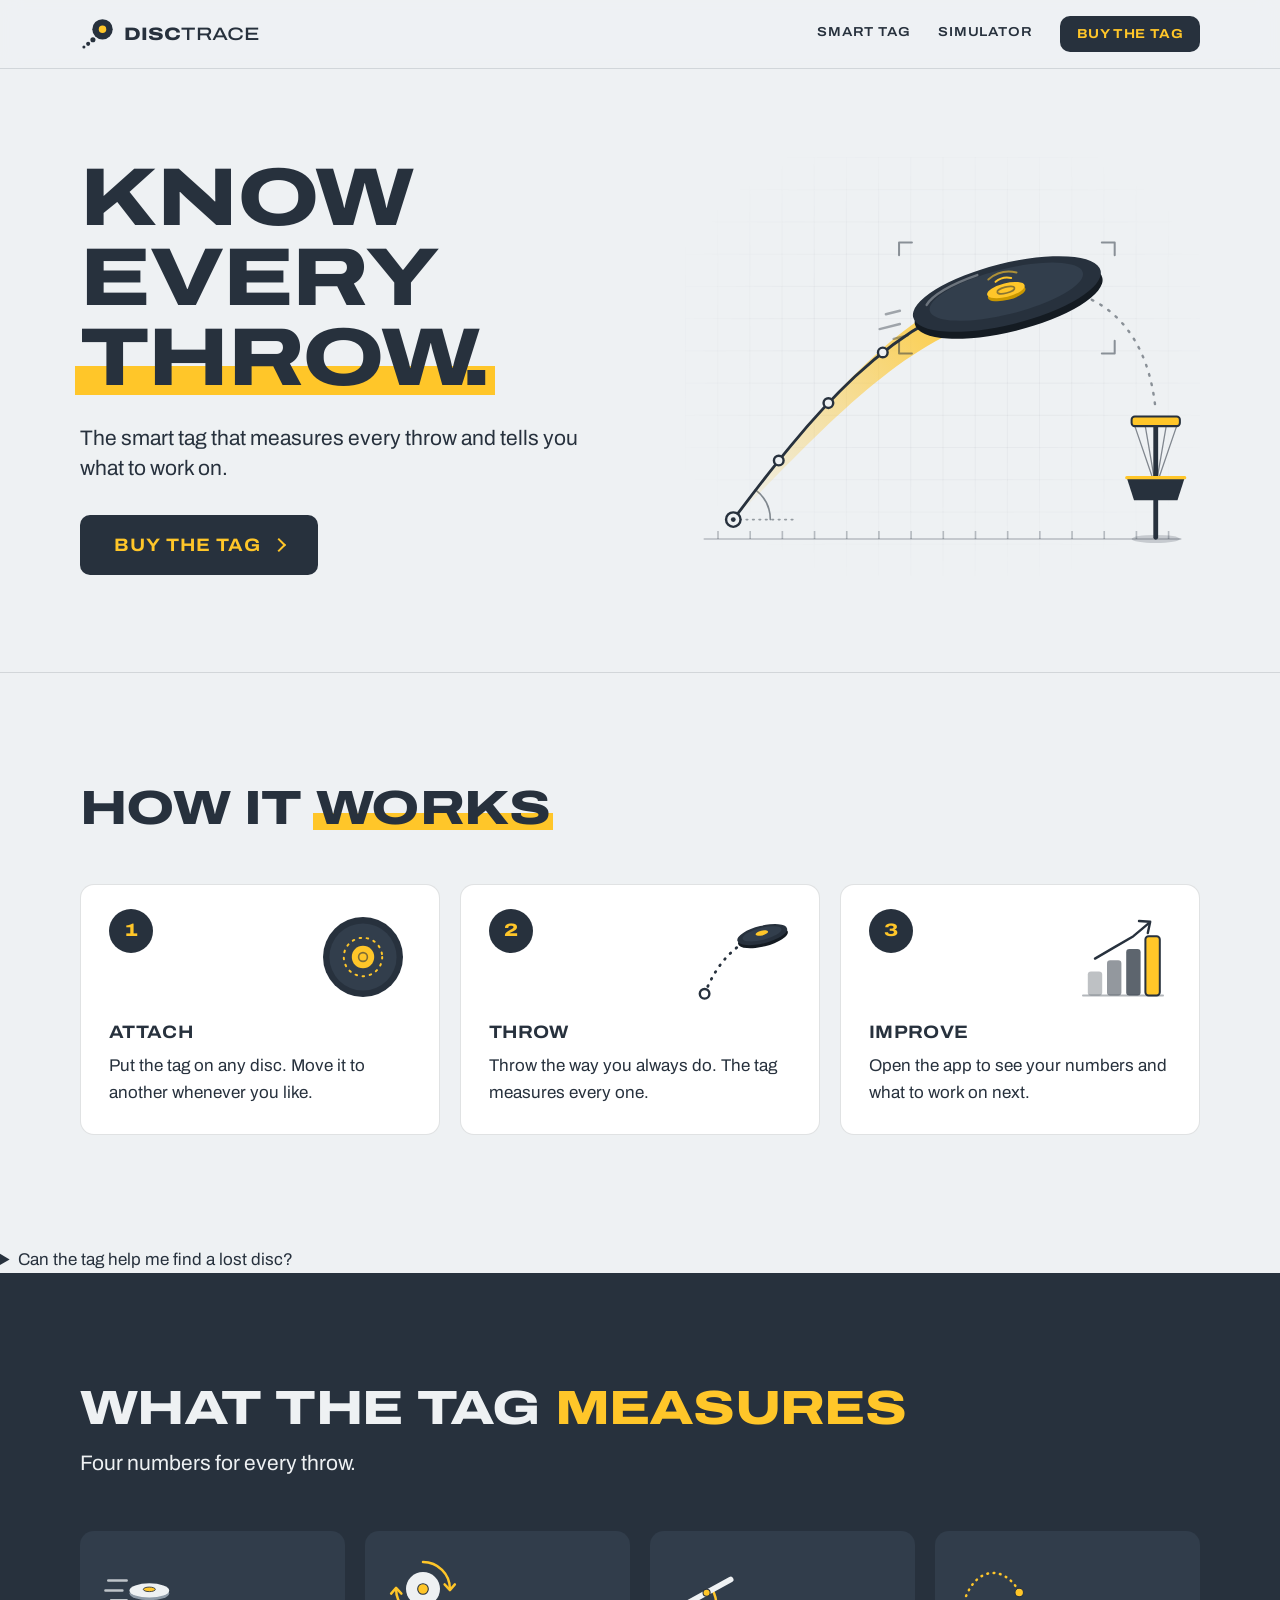
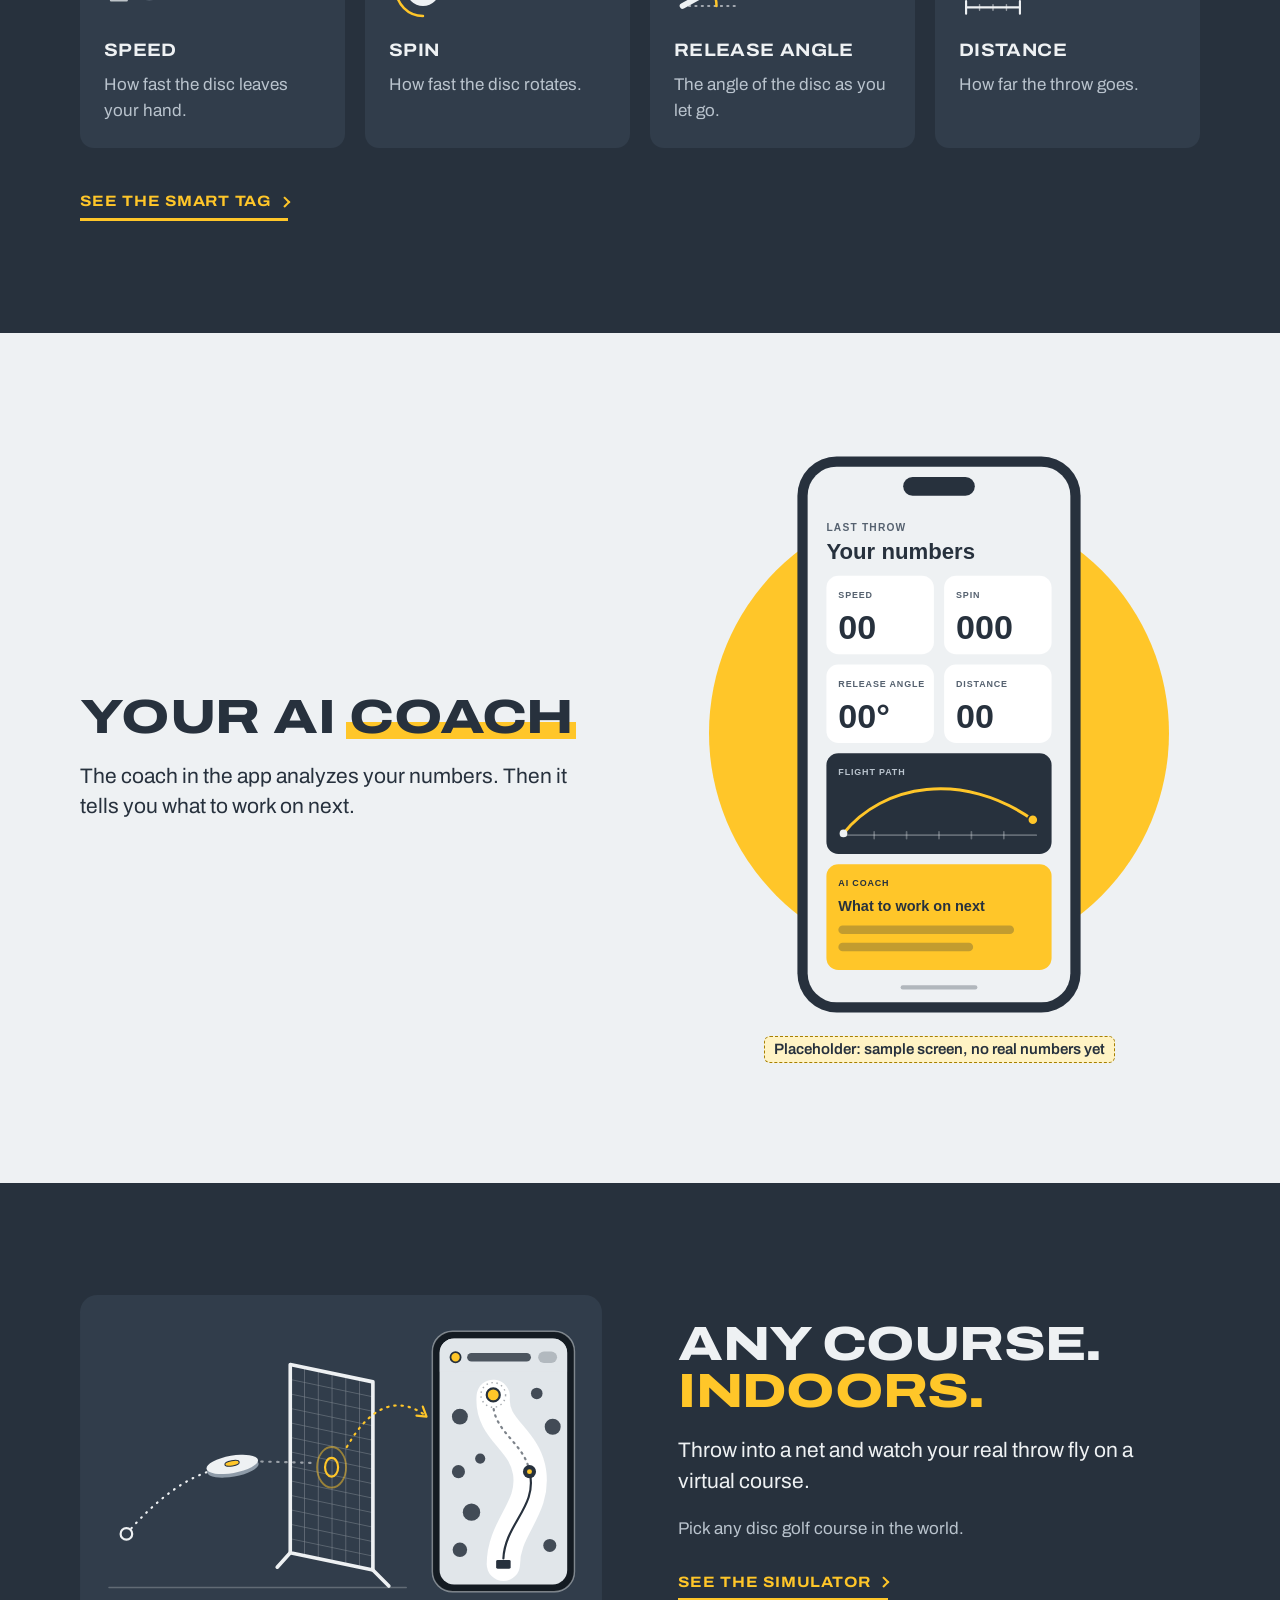
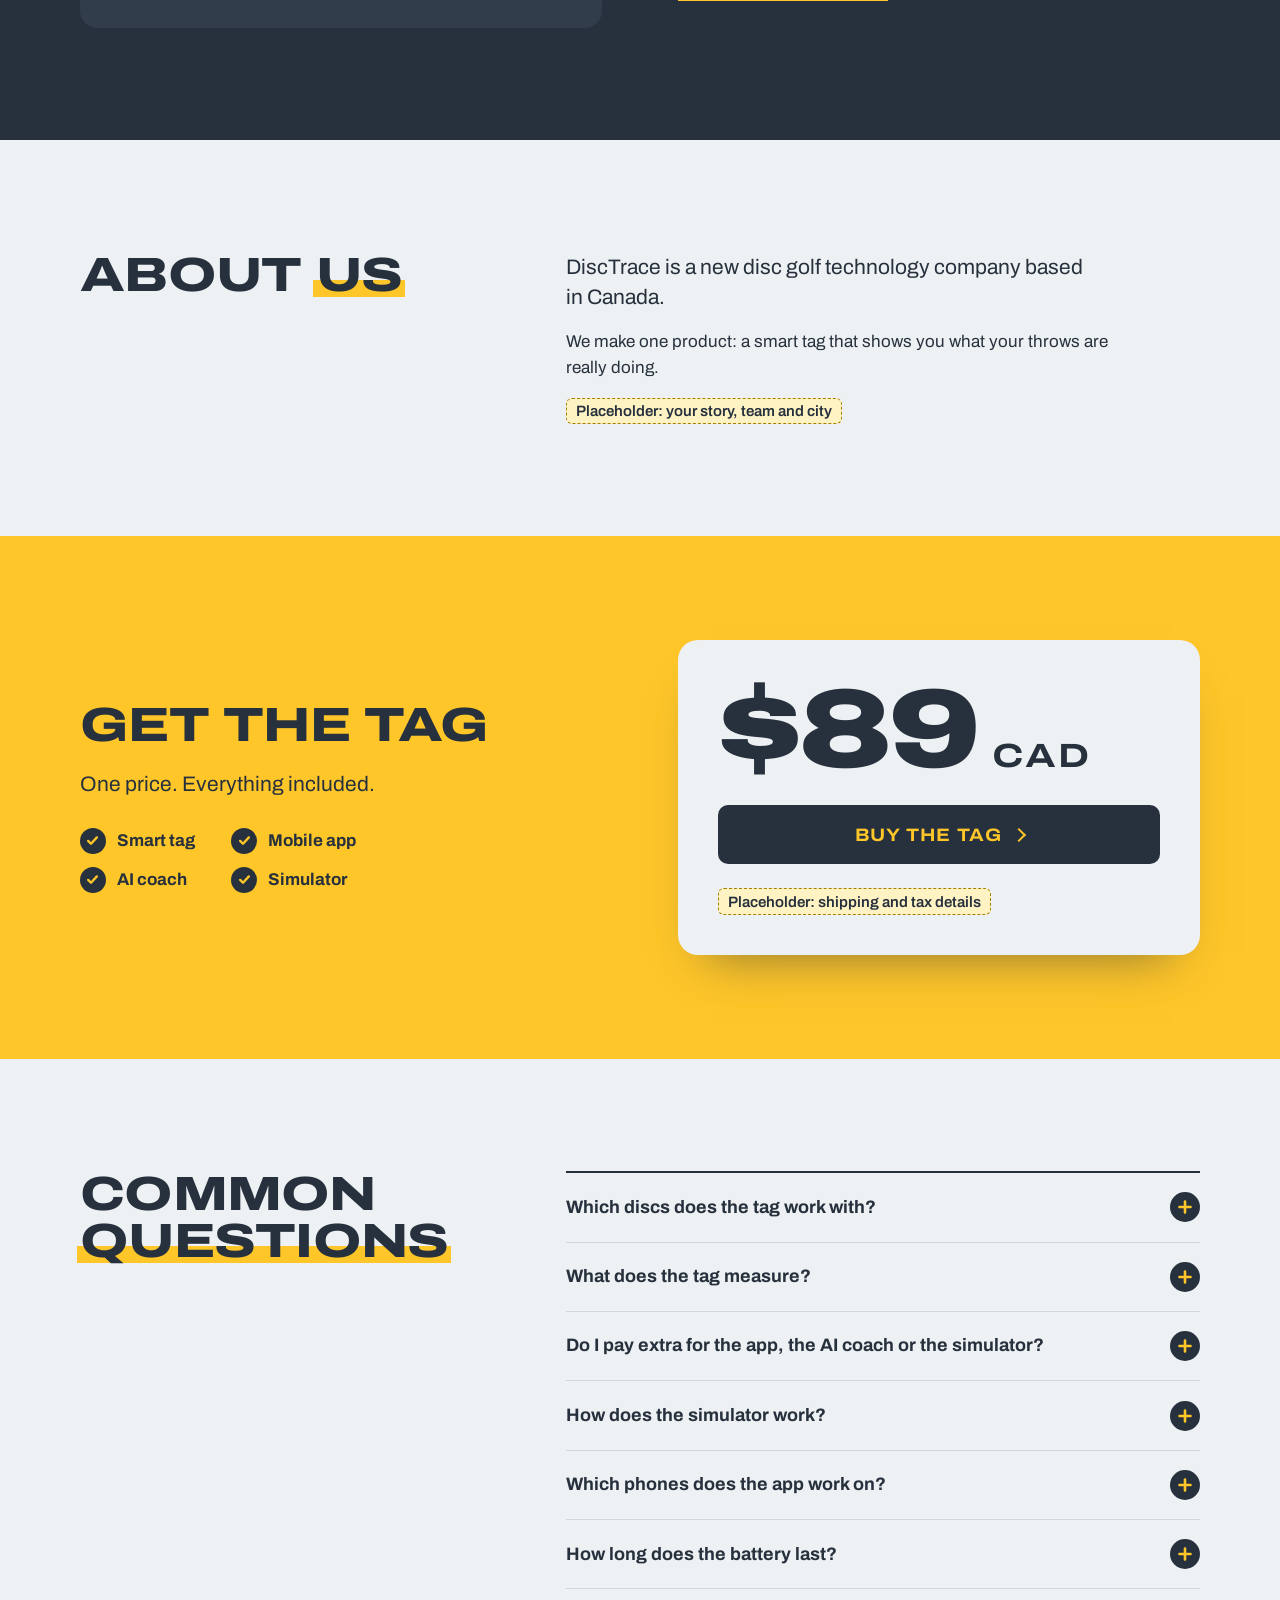
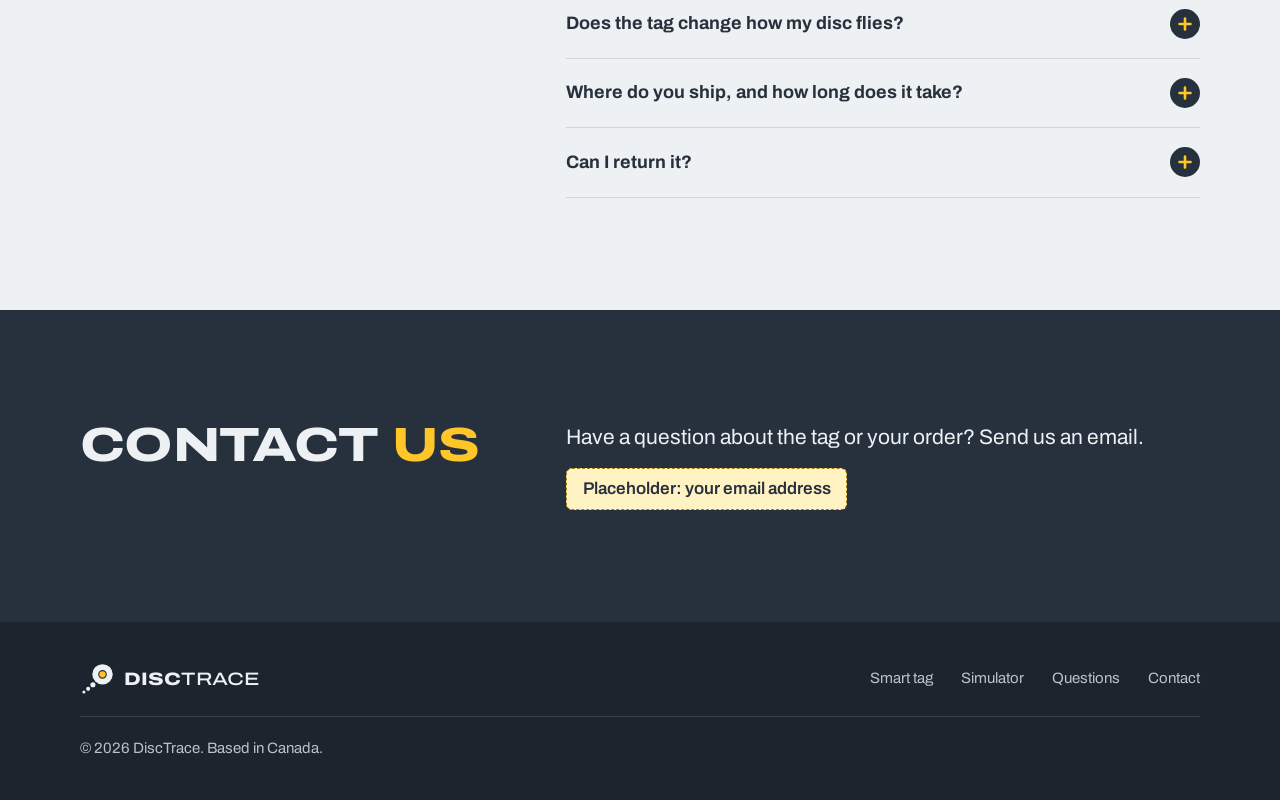
<file: index.html>
<!doctype html>
<html lang="en-CA">
<head>
  <meta charset="utf-8">
  <meta name="viewport" content="width=device-width, initial-scale=1">
  <title>DiscTrace | The smart tag for disc golf</title>
  <meta name="description" content="DiscTrace is a smart tag that attaches to any disc and measures every throw: speed, spin, release angle and distance. $89 CAD, with the app, AI coach and simulator included.">
  <meta property="og:title" content="DiscTrace | The smart tag for disc golf">
  <meta property="og:description" content="A smart tag that measures every throw and tells you what to work on. $89 CAD.">
  <meta property="og:type" content="website">
  <meta name="theme-color" content="#EEF1F3">
  <link rel="icon" href="assets/favicon.svg" type="image/svg+xml">
  <link rel="preconnect" href="https://fonts.googleapis.com">
  <link rel="preconnect" href="https://fonts.gstatic.com" crossorigin>
  <link href="https://fonts.googleapis.com/css2?family=Archivo:wdth,wght@62..125,100..900&display=swap" rel="stylesheet">
  <link rel="stylesheet" href="styles.css">
</head>
<body>
  <a class="skip" href="#main">Skip to content</a>

  <header class="site-header">
    <div class="wrap header-row">
      <a class="logo" href="index.html" aria-label="DiscTrace home">
        <img src="assets/logo-mark.svg" width="34" height="34" alt="">
        <span class="logo-word">Disc<span>Trace</span></span>
      </a>
      <nav class="nav" aria-label="Main">
        <a href="smart-tag.html">Smart tag</a>
        <a href="simulator.html">Simulator</a>
      </nav>
      <a class="btn btn--sm" href="#buy">Buy the tag</a>
    </div>
  </header>

  <main id="main">

    <!-- Welcome -->
    <section class="hero">
      <div class="wrap hero-grid">
        <div class="hero-copy">
          <h1>Know every <span class="hl">throw.</span></h1>
          <p class="lead">The smart tag that measures every throw and tells you what to work on.</p>
          <a class="btn btn--lg" href="#buy">Buy the tag</a>
        </div>
        <div class="hero-art">
          <img src="assets/hero-flight.svg" width="640" height="520" alt="A disc with the DiscTrace tag at its centre, flying along a traced path toward a basket.">
        </div>
      </div>
    </section>

    <!-- How it works -->
    <section class="section section--ruled" id="how">
      <div class="wrap">
        <div class="section-head">
          <h2>How it <span class="hl">works</span></h2>
        </div>
        <ol class="steps">
          <li class="step">
            <div class="step-top">
              <span class="step-num">1</span>
              <img src="assets/step-attach.svg" width="120" height="120" alt="">
            </div>
            <h3>Attach</h3>
            <p>Put the tag on any disc. Move it to another whenever you like.</p>
          </li>
          <li class="step">
            <div class="step-top">
              <span class="step-num">2</span>
              <img src="assets/step-throw.svg" width="120" height="120" alt="">
            </div>
            <h3>Throw</h3>
            <p>Throw the way you always do. The tag measures every one.</p>
          </li>
          <li class="step">
            <div class="step-top">
              <span class="step-num">3</span>
              <img src="assets/step-improve.svg" width="120" height="120" alt="">
            </div>
            <h3>Improve</h3>
            <p>Open the app to see your numbers and what to work on next.</p>
          </li>
        </ol>
      </div>
    </section>
    
<details>
  <summary>Can the tag help me find a lost disc?</summary>
  <div class="answer">
    <p>Yes. The tag can play a sound you can follow when your disc lands out of sight.</p>
  </div>
</details>
    
    <!-- What the tag measures -->
    <section class="section section--dark" id="measures">
      <div class="wrap">
        <div class="section-head">
          <h2>What the tag <span class="hl">measures</span></h2>
          <p class="lead">Four numbers for every throw.</p>
        </div>
        <ul class="metrics">
          <li class="metric">
            <img src="assets/metric-speed.svg" width="96" height="96" alt="">
            <h3>Speed</h3>
            <p>How fast the disc leaves your hand.</p>
          </li>
          <li class="metric">
            <img src="assets/metric-spin.svg" width="96" height="96" alt="">
            <h3>Spin</h3>
            <p>How fast the disc rotates.</p>
          </li>
          <li class="metric">
            <img src="assets/metric-angle.svg" width="96" height="96" alt="">
            <h3>Release angle</h3>
            <p>The angle of the disc as you let go.</p>
          </li>
          <li class="metric">
            <img src="assets/metric-distance.svg" width="96" height="96" alt="">
            <h3>Distance</h3>
            <p>How far the throw goes.</p>
          </li>
        </ul>
        <p class="section-foot"><a class="more" href="smart-tag.html">See the smart tag</a></p>
      </div>
    </section>

    <!-- AI coach -->
    <section class="section" id="coach">
      <div class="wrap split">
        <div class="split-copy">
          <h2>Your AI <span class="hl">coach</span></h2>
          <p class="lead">The coach in the app analyzes your numbers. Then it tells you what to work on next.</p>
        </div>
        <figure class="phone-art">
          <img src="assets/app-stats.svg" width="340" height="660" alt="The DiscTrace app showing speed, spin, release angle and distance for a throw, with the flight path and an AI coach card below.">
          <figcaption><span class="ph">Placeholder: sample screen, no real numbers yet</span></figcaption>
        </figure>
      </div>
    </section>

    <!-- Simulator -->
    <section class="section section--dark" id="simulator">
      <div class="wrap split split--flip">
        <div class="split-copy">
          <h2>Any course. <span class="hl">Indoors.</span></h2>
          <p class="lead">Throw into a net and watch your real throw fly on a virtual course.</p>
          <p>Pick any disc golf course in the world.</p>
          <a class="more" href="simulator.html">See the simulator</a>
        </div>
        <div class="split-art">
          <img src="assets/simulator.svg" width="720" height="460" alt="A disc thrown into an indoor net, with the throw continuing along a virtual hole on a phone screen.">
        </div>
      </div>
    </section>

    <!-- About us -->
    <section class="section" id="about">
      <div class="wrap duo">
        <h2>About <span class="hl">us</span></h2>
        <div class="stack">
          <p class="lead">DiscTrace is a new disc golf technology company based in Canada.</p>
          <p>We make one product: a smart tag that shows you what your throws are really doing.</p>
          <p><span class="ph">Placeholder: your story, team and city</span></p>
        </div>
      </div>
    </section>

    <!-- Price and buy -->
    <section class="buy" id="buy">
      <div class="wrap buy-grid">
        <div class="buy-copy">
          <h2>Get the tag</h2>
          <p class="lead">One price. Everything included.</p>
          <ul class="includes">
            <li>Smart tag</li>
            <li>Mobile app</li>
            <li>AI coach</li>
            <li>Simulator</li>
          </ul>
        </div>
        <div class="buy-card">
          <p class="price">$89 <small>CAD</small></p>
          <!-- CHECKOUT LINK: replace #CHECKOUT-LINK below with your real checkout address -->
          <a class="btn btn--lg btn--block" href="#CHECKOUT-LINK">Buy the tag</a>
          <p><span class="ph">Placeholder: shipping and tax details</span></p>
        </div>
      </div>
    </section>

    <!-- Common questions -->
    <section class="section" id="questions">
      <div class="wrap duo">
        <h2>Common <span class="hl">questions</span></h2>
        <div class="faq">
          <details>
            <summary>Which discs does the tag work with?</summary>
            <div class="answer">
              <p>Any disc. The tag attaches to any disc and moves easily from one to another.</p>
            </div>
          </details>
          <details>
            <summary>What does the tag measure?</summary>
            <div class="answer">
              <p>Speed, spin, release angle and distance, for every throw.</p>
            </div>
          </details>
          <details>
            <summary>Do I pay extra for the app, the AI coach or the simulator?</summary>
            <div class="answer">
              <p>No. All three are included in the $89 CAD price of the tag.</p>
            </div>
          </details>
          <details>
            <summary>How does the simulator work?</summary>
            <div class="answer">
              <p>You throw into a net indoors. The app shows your throw on any course you pick.</p>
            </div>
          </details>
          <details>
            <summary>Which phones does the app work on?</summary>
            <div class="answer">
              <p><span class="ph">Placeholder: supported phones and versions</span></p>
            </div>
          </details>
          <details>
            <summary>How long does the battery last?</summary>
            <div class="answer">
              <p><span class="ph">Placeholder: battery life and charging</span></p>
            </div>
          </details>
          <details>
            <summary>Does the tag change how my disc flies?</summary>
            <div class="answer">
              <p><span class="ph">Placeholder: tag weight and effect on flight</span></p>
            </div>
          </details>
          <details>
            <summary>Where do you ship, and how long does it take?</summary>
            <div class="answer">
              <p><span class="ph">Placeholder: shipping regions, costs and delivery times</span></p>
            </div>
          </details>
          <details>
            <summary>Can I return it?</summary>
            <div class="answer">
              <p><span class="ph">Placeholder: return policy and warranty</span></p>
            </div>
          </details>
        </div>
      </div>
    </section>

    <!-- Contact -->
    <section class="section section--dark" id="contact">
      <div class="wrap duo">
        <h2>Contact <span class="hl">us</span></h2>
        <div class="stack">
          <p class="lead">Have a question about the tag or your order? Send us an email.</p>
          <!-- CONTACT EMAIL: replace hello@example.com and the placeholder text with your real address -->
          <a class="contact-link" href="mailto:hello@example.com"><span class="ph">Placeholder: your email address</span></a>
        </div>
      </div>
    </section>

  </main>

  <footer class="site-footer">
    <div class="wrap footer-row">
      <a class="logo" href="index.html" aria-label="DiscTrace home">
        <img src="assets/logo-mark-light.svg" width="34" height="34" alt="">
        <span class="logo-word">Disc<span>Trace</span></span>
      </a>
      <nav class="footer-nav" aria-label="Footer">
        <a href="smart-tag.html">Smart tag</a>
        <a href="simulator.html">Simulator</a>
        <a href="index.html#questions">Questions</a>
        <a href="index.html#contact">Contact</a>
      </nav>
      <p class="footer-note">© 2026 DiscTrace. Based in Canada.</p>
    </div>
  </footer>
</body>
</html>
</file>
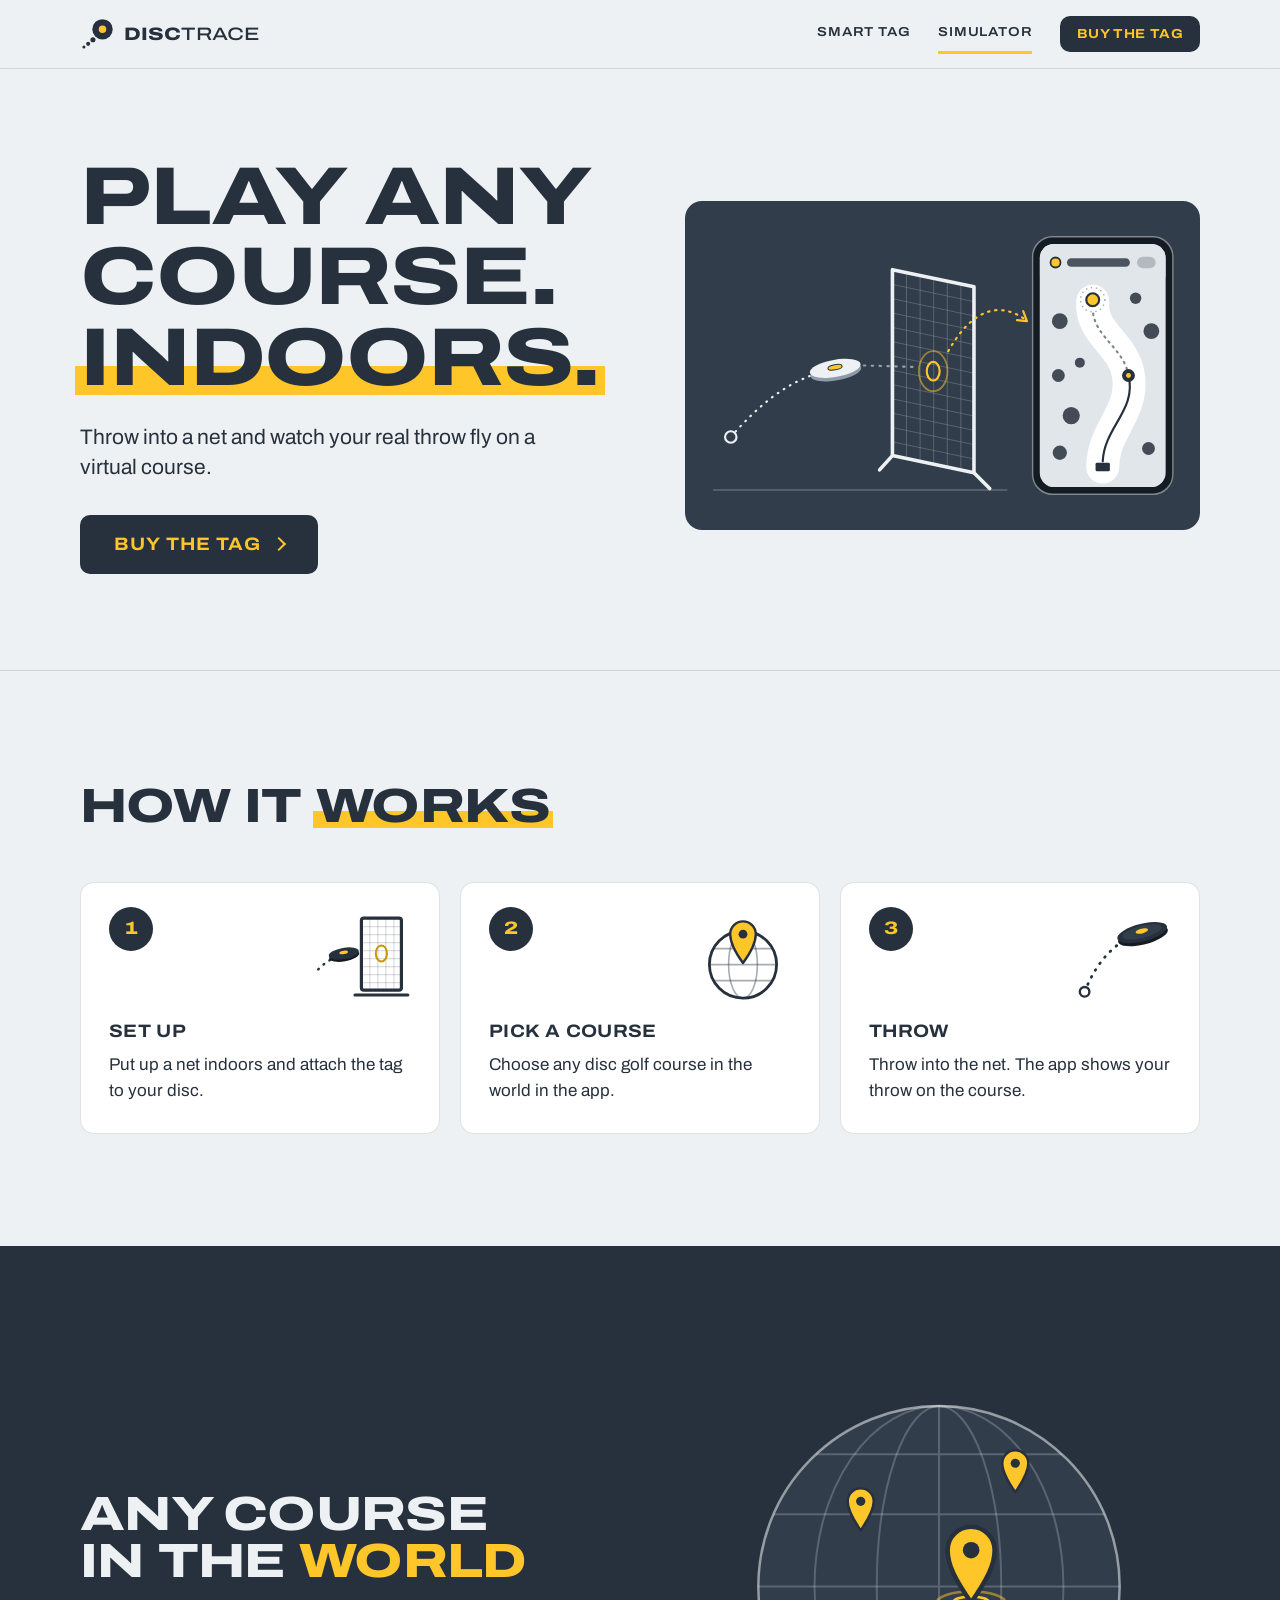
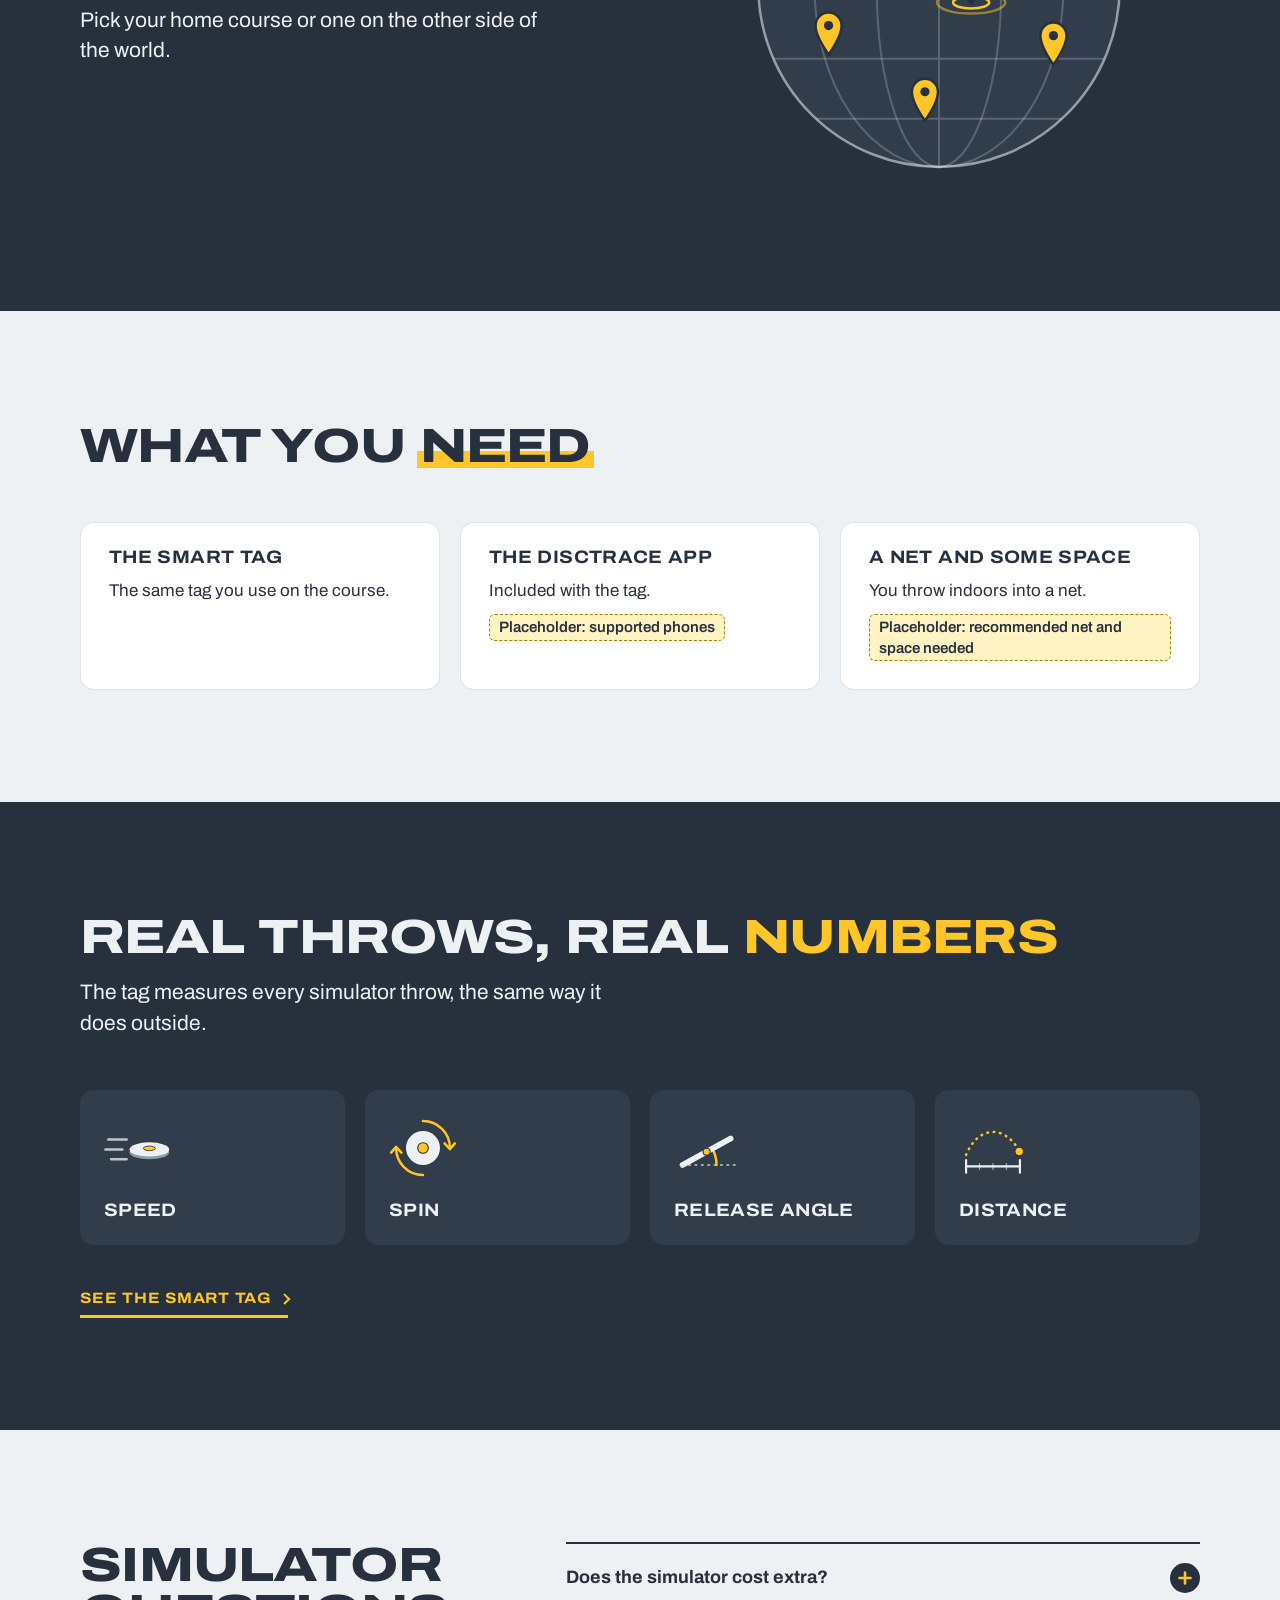
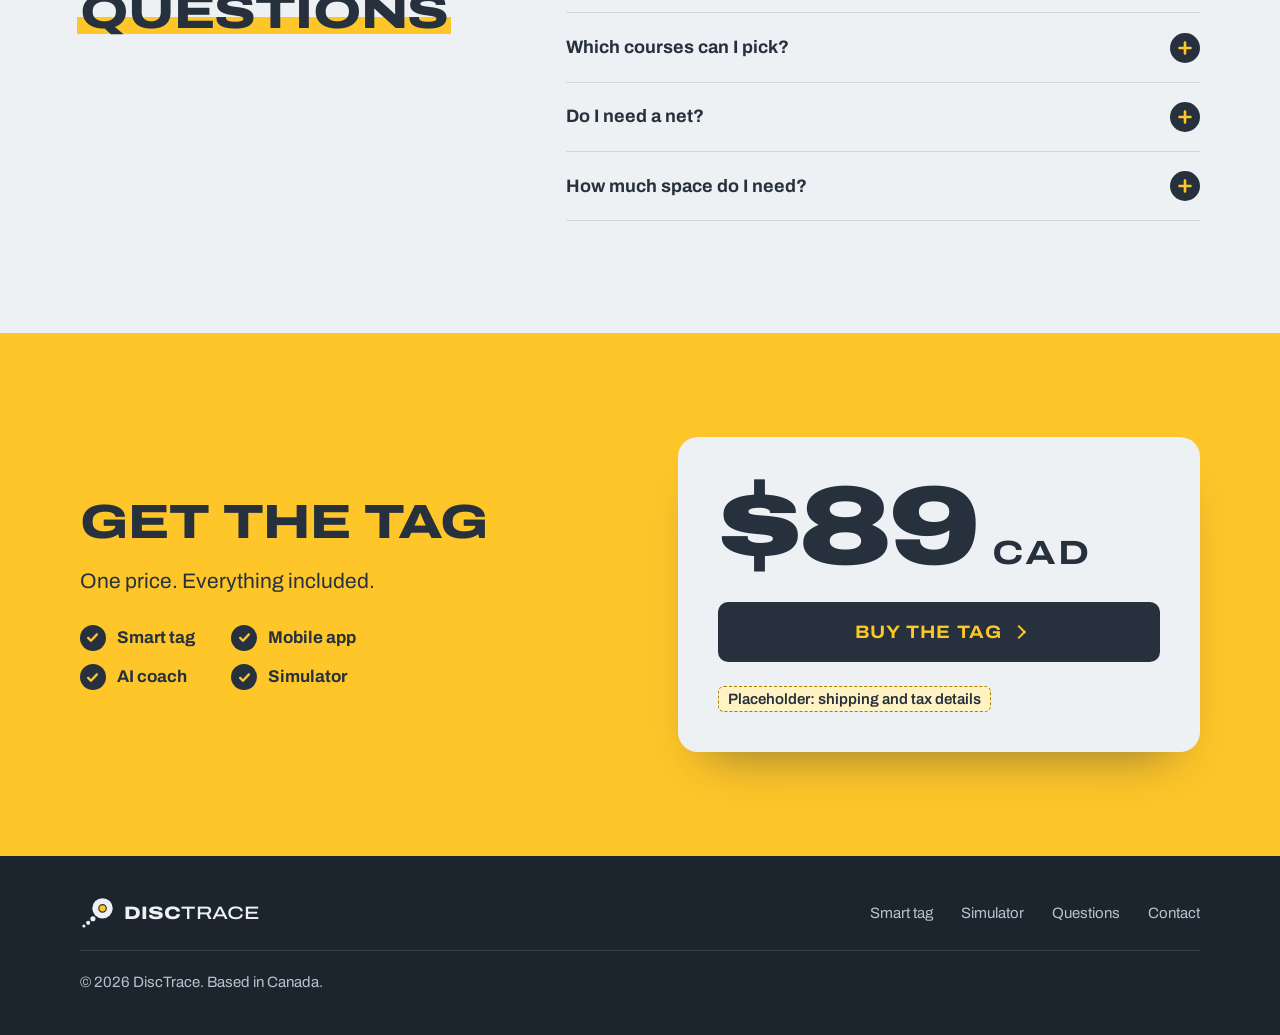
<file: simulator.html>
<!doctype html>
<html lang="en-CA">
<head>
  <meta charset="utf-8">
  <meta name="viewport" content="width=device-width, initial-scale=1">
  <title>The simulator | DiscTrace</title>
  <meta name="description" content="The DiscTrace simulator: throw into a net indoors and watch your real throw fly on any disc golf course in the world. Included with the $89 CAD smart tag.">
  <meta property="og:title" content="The simulator | DiscTrace">
  <meta property="og:description" content="Throw into a net indoors and play any disc golf course in the world. Included with the smart tag.">
  <meta property="og:type" content="website">
  <meta name="theme-color" content="#EEF1F3">
  <link rel="icon" href="assets/favicon.svg" type="image/svg+xml">
  <link rel="preconnect" href="https://fonts.googleapis.com">
  <link rel="preconnect" href="https://fonts.gstatic.com" crossorigin>
  <link href="https://fonts.googleapis.com/css2?family=Archivo:wdth,wght@62..125,100..900&display=swap" rel="stylesheet">
  <link rel="stylesheet" href="styles.css">
</head>
<body>
  <a class="skip" href="#main">Skip to content</a>

  <header class="site-header">
    <div class="wrap header-row">
      <a class="logo" href="index.html" aria-label="DiscTrace home">
        <img src="assets/logo-mark.svg" width="34" height="34" alt="">
        <span class="logo-word">Disc<span>Trace</span></span>
      </a>
      <nav class="nav" aria-label="Main">
        <a href="smart-tag.html">Smart tag</a>
        <a href="simulator.html" aria-current="page">Simulator</a>
      </nav>
      <a class="btn btn--sm" href="#buy">Buy the tag</a>
    </div>
  </header>

  <main id="main">

    <!-- Top of page -->
    <section class="hero">
      <div class="wrap hero-grid">
        <div class="hero-copy">
          <h1>Play any course. <span class="hl">Indoors.</span></h1>
          <p class="lead">Throw into a net and watch your real throw fly on a virtual course.</p>
          <a class="btn btn--lg" href="#buy">Buy the tag</a>
        </div>
        <div class="hero-art">
          <img src="assets/simulator.svg" width="720" height="460" alt="A disc thrown into an indoor net, with the throw continuing along a virtual hole on a phone screen.">
        </div>
      </div>
    </section>

    <!-- How it works -->
    <section class="section section--ruled" id="how">
      <div class="wrap">
        <div class="section-head">
          <h2>How it <span class="hl">works</span></h2>
        </div>
        <ol class="steps">
          <li class="step">
            <div class="step-top">
              <span class="step-num">1</span>
              <img src="assets/step-net.svg" width="120" height="120" alt="">
            </div>
            <h3>Set up</h3>
            <p>Put up a net indoors and attach the tag to your disc.</p>
          </li>
          <li class="step">
            <div class="step-top">
              <span class="step-num">2</span>
              <img src="assets/step-pick.svg" width="120" height="120" alt="">
            </div>
            <h3>Pick a course</h3>
            <p>Choose any disc golf course in the world in the app.</p>
          </li>
          <li class="step">
            <div class="step-top">
              <span class="step-num">3</span>
              <img src="assets/step-throw.svg" width="120" height="120" alt="">
            </div>
            <h3>Throw</h3>
            <p>Throw into the net. The app shows your throw on the course.</p>
          </li>
        </ol>
      </div>
    </section>

    <!-- Any course in the world -->
    <section class="section section--dark" id="courses">
      <div class="wrap split">
        <div class="split-copy">
          <h2>Any course in the <span class="hl">world</span></h2>
          <p class="lead">Pick your home course or one on the other side of the world.</p>
        </div>
        <div class="split-art">
          <img src="assets/course-globe.svg" width="520" height="440" alt="A globe dotted with course pins, with one course selected.">
        </div>
      </div>
    </section>

    <!-- What you need -->
    <section class="section" id="need">
      <div class="wrap">
        <div class="section-head">
          <h2>What you <span class="hl">need</span></h2>
        </div>
        <ul class="cards">
          <li class="card">
            <h3>The smart tag</h3>
            <p>The same tag you use on the course.</p>
          </li>
          <li class="card">
            <h3>The DiscTrace app</h3>
            <p>Included with the tag.</p>
            <p><span class="ph">Placeholder: supported phones</span></p>
          </li>
          <li class="card">
            <h3>A net and some space</h3>
            <p>You throw indoors into a net.</p>
            <p><span class="ph">Placeholder: recommended net and space needed</span></p>
          </li>
        </ul>
      </div>
    </section>

    <!-- Real throws, real numbers -->
    <section class="section section--dark" id="numbers">
      <div class="wrap">
        <div class="section-head">
          <h2>Real throws, real <span class="hl">numbers</span></h2>
          <p class="lead">The tag measures every simulator throw, the same way it does outside.</p>
        </div>
        <ul class="metrics">
          <li class="metric">
            <img src="assets/metric-speed.svg" width="96" height="96" alt="">
            <h3>Speed</h3>
          </li>
          <li class="metric">
            <img src="assets/metric-spin.svg" width="96" height="96" alt="">
            <h3>Spin</h3>
          </li>
          <li class="metric">
            <img src="assets/metric-angle.svg" width="96" height="96" alt="">
            <h3>Release angle</h3>
          </li>
          <li class="metric">
            <img src="assets/metric-distance.svg" width="96" height="96" alt="">
            <h3>Distance</h3>
          </li>
        </ul>
        <p class="section-foot"><a class="more" href="smart-tag.html">See the smart tag</a></p>
      </div>
    </section>

    <!-- Simulator questions -->
    <section class="section" id="questions">
      <div class="wrap duo">
        <h2>Simulator <span class="hl">questions</span></h2>
        <div class="faq">
          <details>
            <summary>Does the simulator cost extra?</summary>
            <div class="answer">
              <p>No. It is included in the $89 CAD price of the tag.</p>
            </div>
          </details>
          <details>
            <summary>Which courses can I pick?</summary>
            <div class="answer">
              <p>Any disc golf course in the world.</p>
            </div>
          </details>
          <details>
            <summary>Do I need a net?</summary>
            <div class="answer">
              <p>Yes. You throw indoors into a net.</p>
              <p><span class="ph">Placeholder: is a net included, and which nets work</span></p>
            </div>
          </details>
          <details>
            <summary>How much space do I need?</summary>
            <div class="answer">
              <p><span class="ph">Placeholder: room size needed to throw</span></p>
            </div>
          </details>
        </div>
      </div>
    </section>

    <!-- Price and buy -->
    <section class="buy" id="buy">
      <div class="wrap buy-grid">
        <div class="buy-copy">
          <h2>Get the tag</h2>
          <p class="lead">One price. Everything included.</p>
          <ul class="includes">
            <li>Smart tag</li>
            <li>Mobile app</li>
            <li>AI coach</li>
            <li>Simulator</li>
          </ul>
        </div>
        <div class="buy-card">
          <p class="price">$89 <small>CAD</small></p>
          <!-- CHECKOUT LINK: replace #CHECKOUT-LINK below with your real checkout address -->
          <a class="btn btn--lg btn--block" href="#CHECKOUT-LINK">Buy the tag</a>
          <p><span class="ph">Placeholder: shipping and tax details</span></p>
        </div>
      </div>
    </section>

  </main>

  <footer class="site-footer">
    <div class="wrap footer-row">
      <a class="logo" href="index.html" aria-label="DiscTrace home">
        <img src="assets/logo-mark-light.svg" width="34" height="34" alt="">
        <span class="logo-word">Disc<span>Trace</span></span>
      </a>
      <nav class="footer-nav" aria-label="Footer">
        <a href="smart-tag.html">Smart tag</a>
        <a href="simulator.html">Simulator</a>
        <a href="index.html#questions">Questions</a>
        <a href="index.html#contact">Contact</a>
      </nav>
      <p class="footer-note">© 2026 DiscTrace. Based in Canada.</p>
    </div>
  </footer>
</body>
</html>
</file>
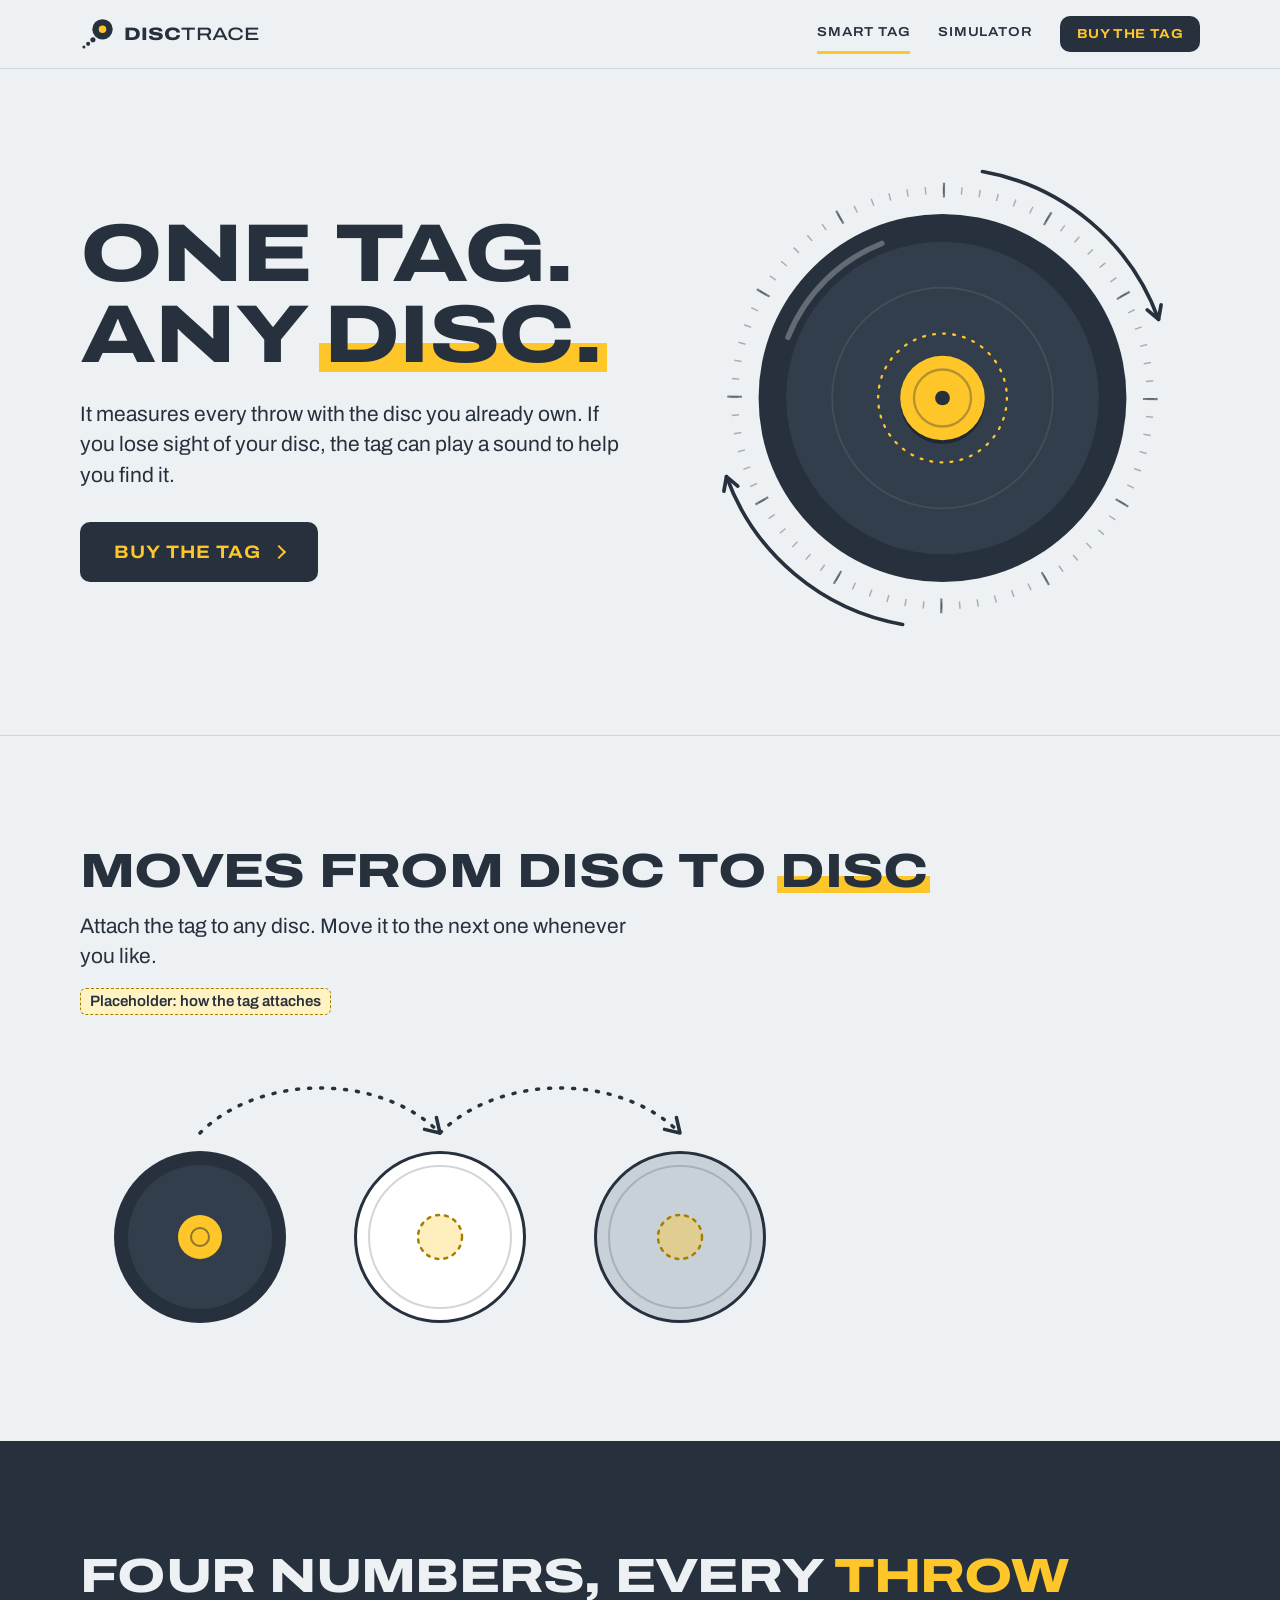
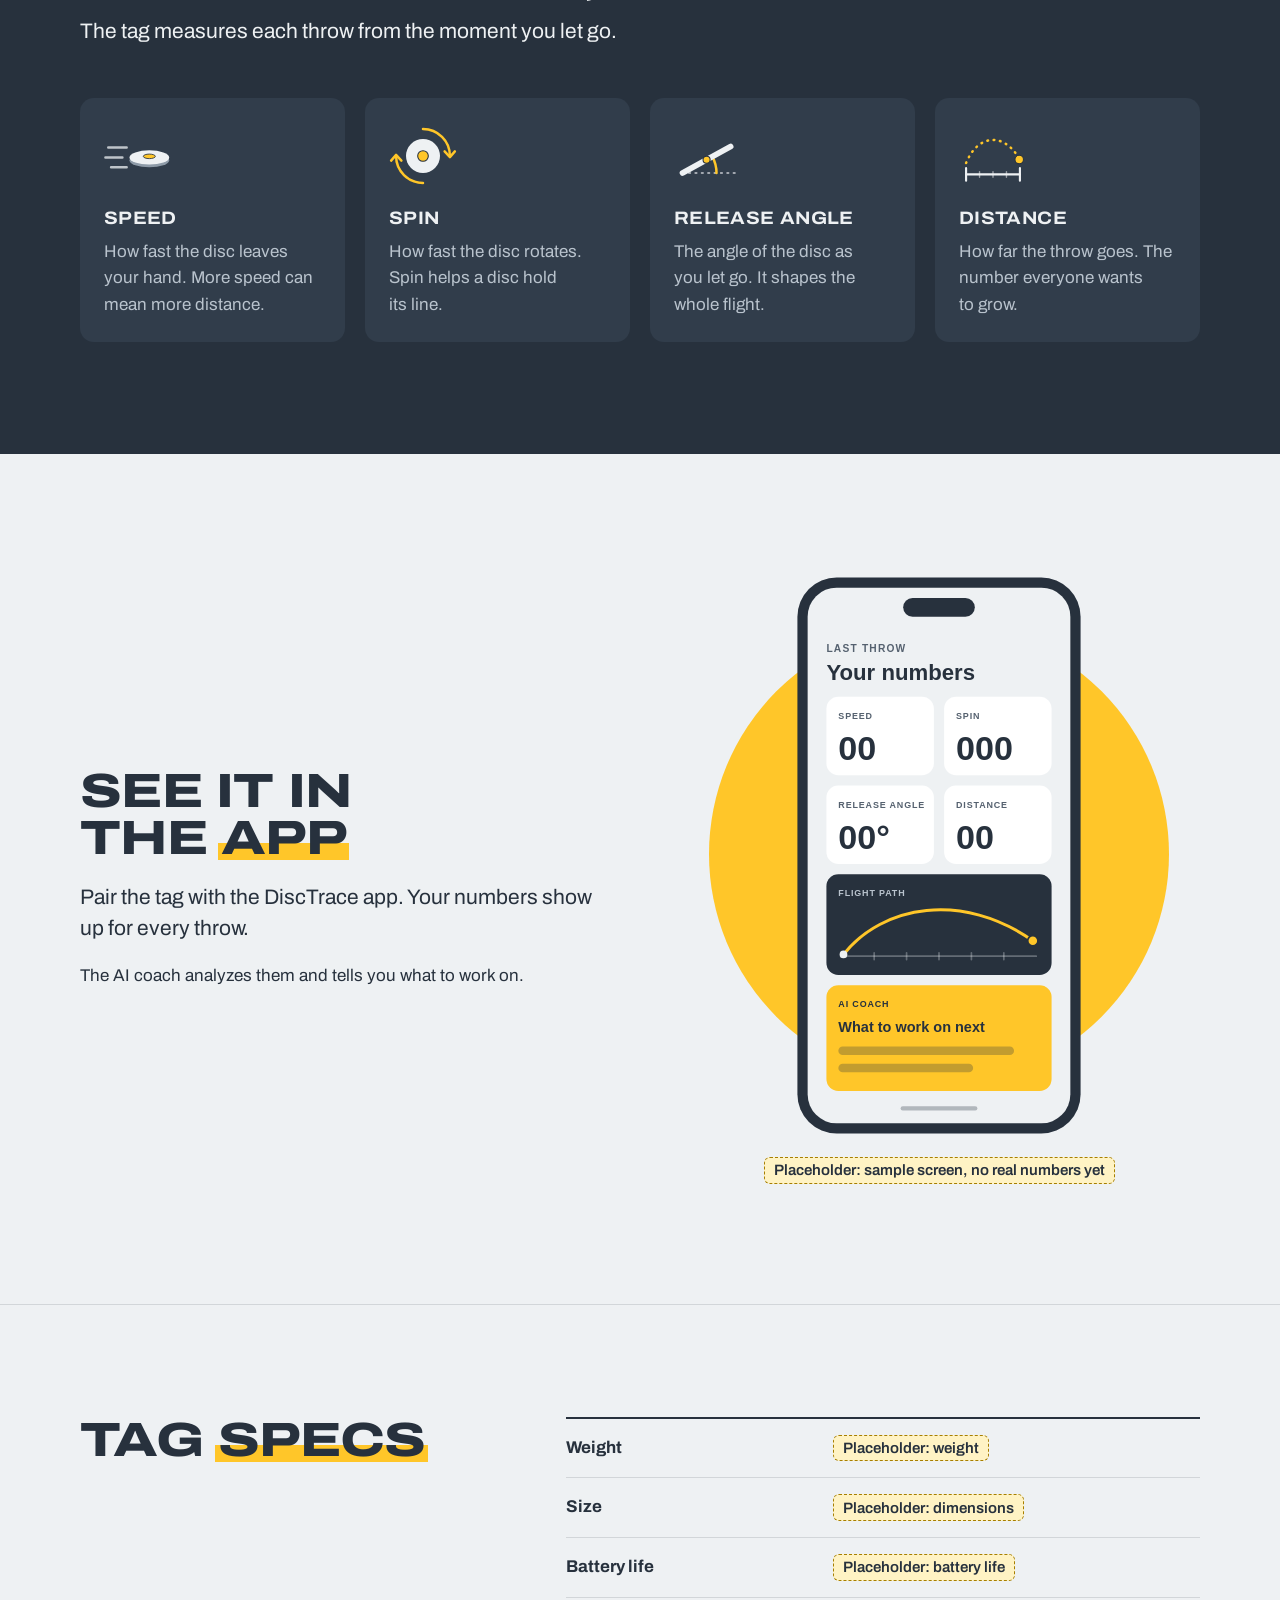
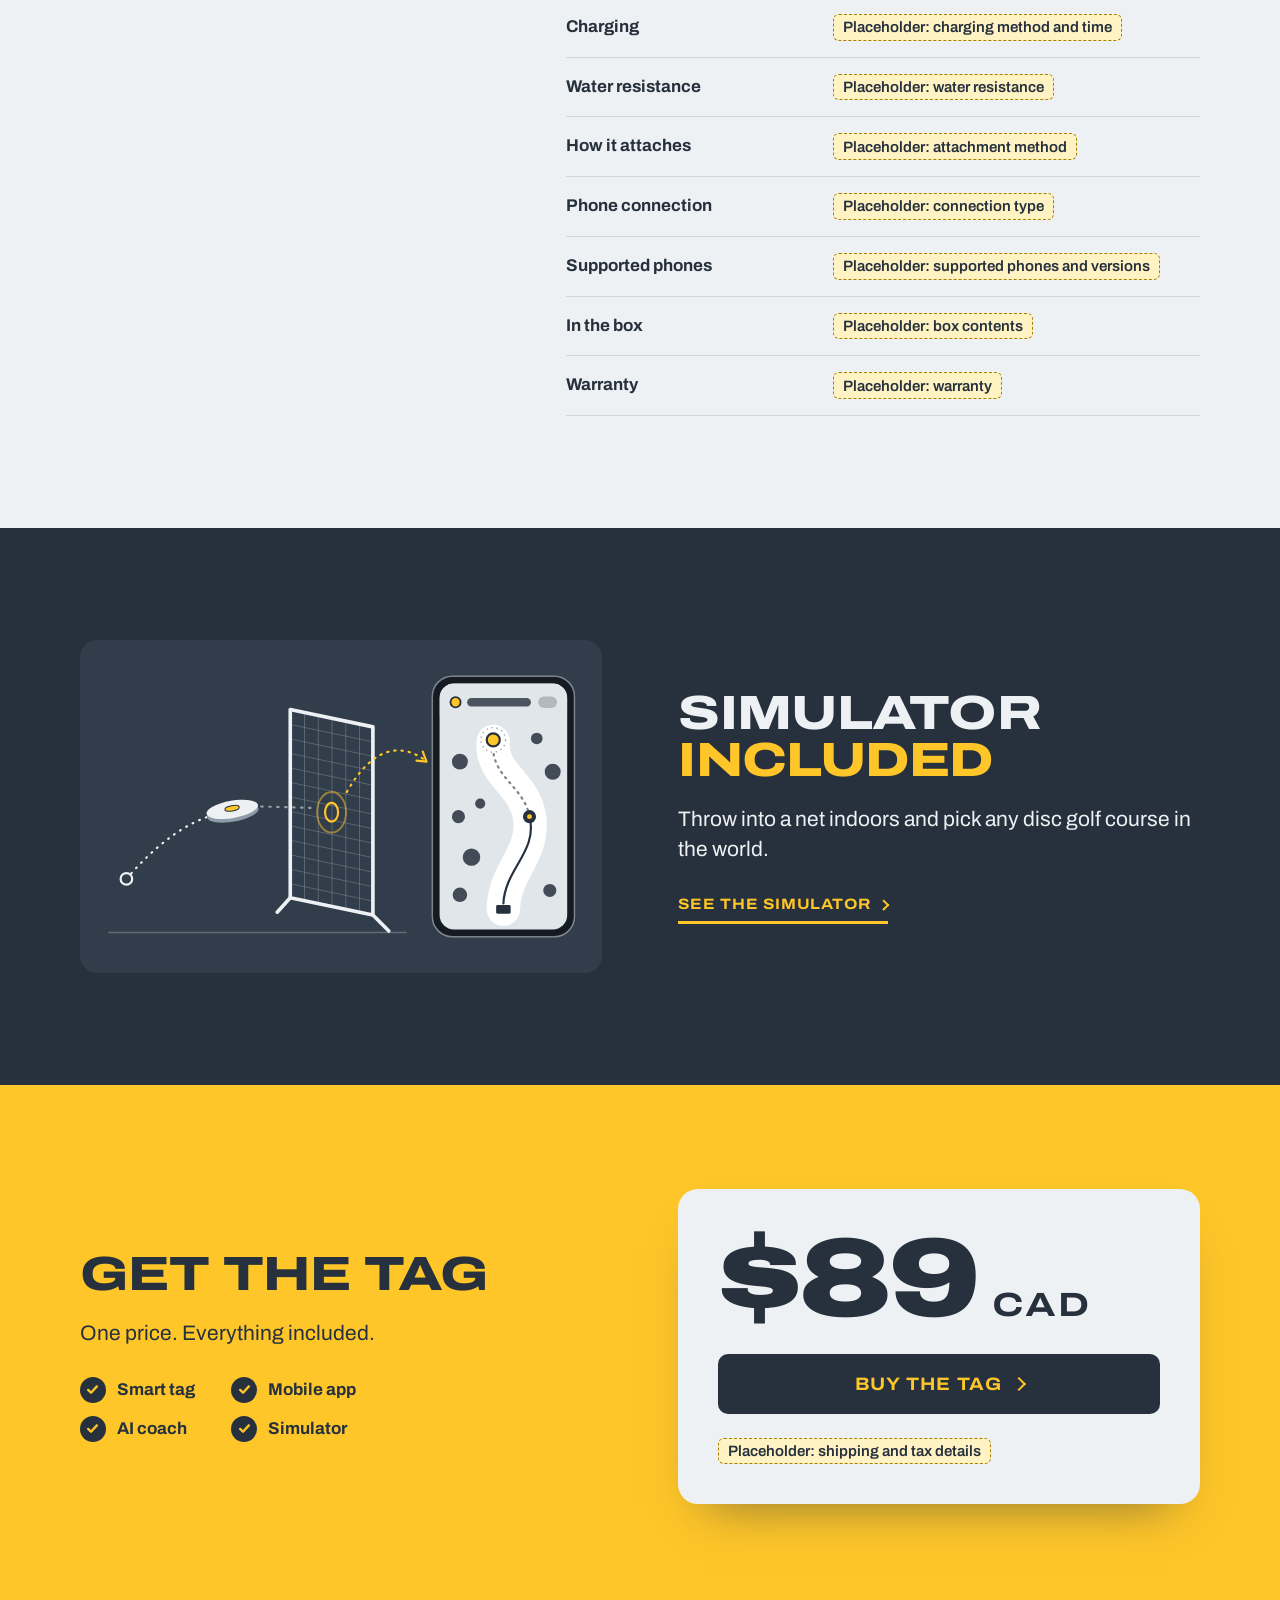
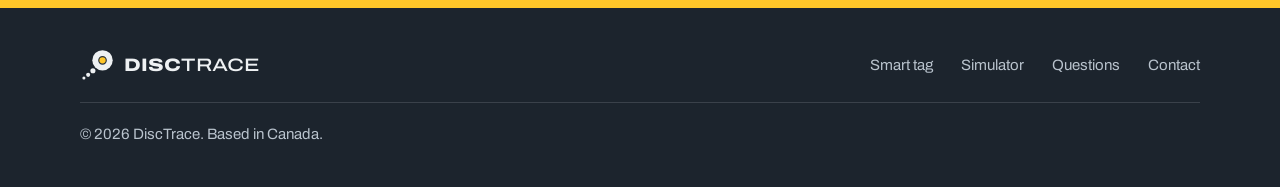
<file: smart-tag.html>
<!doctype html>
<html lang="en-CA">
<head>
  <meta charset="utf-8">
  <meta name="viewport" content="width=device-width, initial-scale=1">
  <title>The smart tag | DiscTrace</title>
  <meta name="description" content="The DiscTrace smart tag attaches to any disc, moves from disc to disc, and measures speed, spin, release angle and distance for every throw. $89 CAD.">
  <meta property="og:title" content="The smart tag | DiscTrace">
  <meta property="og:description" content="One tag for any disc. It measures every throw. $89 CAD.">
  <meta property="og:type" content="website">
  <meta name="theme-color" content="#EEF1F3">
  <link rel="icon" href="assets/favicon.svg" type="image/svg+xml">
  <link rel="preconnect" href="https://fonts.googleapis.com">
  <link rel="preconnect" href="https://fonts.gstatic.com" crossorigin>
  <link href="https://fonts.googleapis.com/css2?family=Archivo:wdth,wght@62..125,100..900&display=swap" rel="stylesheet">
  <link rel="stylesheet" href="styles.css">
</head>
<body>
  <a class="skip" href="#main">Skip to content</a>

  <header class="site-header">
    <div class="wrap header-row">
      <a class="logo" href="index.html" aria-label="DiscTrace home">
        <img src="assets/logo-mark.svg" width="34" height="34" alt="">
        <span class="logo-word">Disc<span>Trace</span></span>
      </a>
      <nav class="nav" aria-label="Main">
        <a href="smart-tag.html" aria-current="page">Smart tag</a>
        <a href="simulator.html">Simulator</a>
      </nav>
      <a class="btn btn--sm" href="#buy">Buy the tag</a>
    </div>
  </header>

  <main id="main">

    <!-- Top of page -->
    <section class="hero">
      <div class="wrap hero-grid">
        <div class="hero-copy">
          <h1>One tag.<br>Any <span class="hl">disc.</span></h1>
          <p class="lead">It measures every throw with the disc you already own. If you lose sight of your disc, the tag can play a sound to help you find it.</p>
          <a class="btn btn--lg" href="#buy">Buy the tag</a>
        </div>
        <div class="hero-art">
          <img src="assets/tag-disc.svg" width="560" height="524" alt="A disc seen from above with the yellow DiscTrace tag at its centre.">
        </div>
      </div>
    </section>

    <!-- Moves from disc to disc -->
    <section class="section section--ruled" id="any-disc">
      <div class="wrap">
        <div class="section-head">
          <h2>Moves from disc to <span class="hl">disc</span></h2>
          <p class="lead">Attach the tag to any disc. Move it to the next one whenever you like.</p>
          <p><span class="ph">Placeholder: how the tag attaches</span></p>
        </div>
        <img src="assets/tag-swap.svg" width="720" height="262" alt="One tag moving from a first disc to a second and a third.">
      </div>
    </section>

    <!-- What it measures -->
    <section class="section section--dark" id="measures">
      <div class="wrap">
        <div class="section-head">
          <h2>Four numbers, every <span class="hl">throw</span></h2>
          <p class="lead">The tag measures each throw from the moment you let go.</p>
        </div>
        <ul class="metrics">
          <li class="metric">
            <img src="assets/metric-speed.svg" width="96" height="96" alt="">
            <h3>Speed</h3>
            <p>How fast the disc leaves your hand. More speed can mean more distance.</p>
          </li>
          <li class="metric">
            <img src="assets/metric-spin.svg" width="96" height="96" alt="">
            <h3>Spin</h3>
            <p>How fast the disc rotates. Spin helps a disc hold its line.</p>
          </li>
          <li class="metric">
            <img src="assets/metric-angle.svg" width="96" height="96" alt="">
            <h3>Release angle</h3>
            <p>The angle of the disc as you let go. It shapes the whole flight.</p>
          </li>
          <li class="metric">
            <img src="assets/metric-distance.svg" width="96" height="96" alt="">
            <h3>Distance</h3>
            <p>How far the throw goes. The number everyone wants to grow.</p>
          </li>
        </ul>
      </div>
    </section>

    <!-- The app and AI coach -->
    <section class="section" id="app">
      <div class="wrap split">
        <div class="split-copy">
          <h2>See it in the <span class="hl">app</span></h2>
          <p class="lead">Pair the tag with the DiscTrace app. Your numbers show up for every throw.</p>
          <p>The AI coach analyzes them and tells you what to work on.</p>
        </div>
        <figure class="phone-art">
          <img src="assets/app-stats.svg" width="340" height="660" alt="The DiscTrace app showing speed, spin, release angle and distance for a throw, with the flight path and an AI coach card below.">
          <figcaption><span class="ph">Placeholder: sample screen, no real numbers yet</span></figcaption>
        </figure>
      </div>
    </section>

    <!-- Specs: every value is a placeholder until real numbers are ready -->
    <section class="section section--ruled" id="specs">
      <div class="wrap duo">
        <h2>Tag <span class="hl">specs</span></h2>
        <table class="specs">
          <tbody>
            <tr><th scope="row">Weight</th><td><span class="ph">Placeholder: weight</span></td></tr>
            <tr><th scope="row">Size</th><td><span class="ph">Placeholder: dimensions</span></td></tr>
            <tr><th scope="row">Battery life</th><td><span class="ph">Placeholder: battery life</span></td></tr>
            <tr><th scope="row">Charging</th><td><span class="ph">Placeholder: charging method and time</span></td></tr>
            <tr><th scope="row">Water resistance</th><td><span class="ph">Placeholder: water resistance</span></td></tr>
            <tr><th scope="row">How it attaches</th><td><span class="ph">Placeholder: attachment method</span></td></tr>
            <tr><th scope="row">Phone connection</th><td><span class="ph">Placeholder: connection type</span></td></tr>
            <tr><th scope="row">Supported phones</th><td><span class="ph">Placeholder: supported phones and versions</span></td></tr>
            <tr><th scope="row">In the box</th><td><span class="ph">Placeholder: box contents</span></td></tr>
            <tr><th scope="row">Warranty</th><td><span class="ph">Placeholder: warranty</span></td></tr>
          </tbody>
        </table>
      </div>
    </section>

    <!-- Simulator -->
    <section class="section section--dark" id="simulator">
      <div class="wrap split split--flip">
        <div class="split-copy">
          <h2>Simulator <span class="hl">included</span></h2>
          <p class="lead">Throw into a net indoors and pick any disc golf course in the world.</p>
          <a class="more" href="simulator.html">See the simulator</a>
        </div>
        <div class="split-art">
          <img src="assets/simulator.svg" width="720" height="460" alt="A disc thrown into an indoor net, with the throw continuing along a virtual hole on a phone screen.">
        </div>
      </div>
    </section>

    <!-- Price and buy -->
    <section class="buy" id="buy">
      <div class="wrap buy-grid">
        <div class="buy-copy">
          <h2>Get the tag</h2>
          <p class="lead">One price. Everything included.</p>
          <ul class="includes">
            <li>Smart tag</li>
            <li>Mobile app</li>
            <li>AI coach</li>
            <li>Simulator</li>
          </ul>
        </div>
        <div class="buy-card">
          <p class="price">$89 <small>CAD</small></p>
          <!-- CHECKOUT LINK: replace #CHECKOUT-LINK below with your real checkout address -->
          <a class="btn btn--lg btn--block" href="#CHECKOUT-LINK">Buy the tag</a>
          <p><span class="ph">Placeholder: shipping and tax details</span></p>
        </div>
      </div>
    </section>

  </main>

  <footer class="site-footer">
    <div class="wrap footer-row">
      <a class="logo" href="index.html" aria-label="DiscTrace home">
        <img src="assets/logo-mark-light.svg" width="34" height="34" alt="">
        <span class="logo-word">Disc<span>Trace</span></span>
      </a>
      <nav class="footer-nav" aria-label="Footer">
        <a href="smart-tag.html">Smart tag</a>
        <a href="simulator.html">Simulator</a>
        <a href="index.html#questions">Questions</a>
        <a href="index.html#contact">Contact</a>
      </nav>
      <p class="footer-note">© 2026 DiscTrace. Based in Canada.</p>
    </div>
  </footer>
</body>
</html>
</file>
<file: styles.css>
/* ==========================================================================
   DiscTrace: shared styles for every page
   Colours: cool white #EEF1F3, steel grey #27313D, basket yellow #FFC629
   ========================================================================== */

:root {
  --cool: #EEF1F3;
  --steel: #27313D;
  --yellow: #FFC629;

  --steel-deep: #1C242D;   /* footer, button hover */
  --steel-soft: #313D4B;   /* cards on dark sections */
  --muted: #55616F;        /* quiet text on light */
  --mist: #B9C3CD;         /* quiet text on dark */
  --paper: #FFFFFF;        /* cards on light sections */
  --line: rgba(39, 49, 61, .14);

  --font: "Archivo", system-ui, -apple-system, "Segoe UI", Roboto, Helvetica, Arial, sans-serif;
  --wrap: 1120px;
  --gutter: clamp(1rem, 4vw, 2rem);
  --radius: 14px;
}

/* ---------- Base ---------- */

*, *::before, *::after { box-sizing: border-box; }

html {
  scroll-behavior: smooth;
  -webkit-text-size-adjust: 100%;
}

body {
  margin: 0;
  background: var(--cool);
  color: var(--steel);
  font-family: var(--font);
  font-size: 1.0625rem;
  line-height: 1.55;
  -webkit-font-smoothing: antialiased;
}

img { display: block; max-width: 100%; height: auto; }
h1, h2, h3, p, ul, ol, figure { margin: 0; }
ul, ol { padding: 0; list-style: none; }
a { color: inherit; }
[id] { scroll-margin-top: 110px; }
::selection { background: var(--yellow); color: var(--steel); }

.wrap {
  width: min(calc(100% - var(--gutter) * 2), var(--wrap));
  margin-inline: auto;
}

.skip {
  position: absolute;
  left: 1rem;
  top: -4rem;
  z-index: 20;
  background: var(--steel);
  color: var(--yellow);
  padding: .75rem 1rem;
  border-radius: 8px;
  font-weight: 700;
}
.skip:focus { top: 1rem; }

/* ---------- Type ---------- */

h1, h2 {
  font-weight: 800;
  font-stretch: 125%;
  text-transform: uppercase;
  letter-spacing: -.015em;
  line-height: .98;
  text-wrap: balance;
}
h1 { font-size: clamp(2.5rem, 6.4vw, 5.25rem); }
h2 { font-size: clamp(1.75rem, 4.2vw, 3rem); }
h3 {
  font-size: 1.125rem;
  font-weight: 700;
  font-stretch: 112%;
  text-transform: uppercase;
  letter-spacing: .02em;
  line-height: 1.2;
}

p { max-width: 34em; text-wrap: pretty; }
.lead {
  font-size: clamp(1.125rem, 1.7vw, 1.3125rem);
  line-height: 1.45;
  max-width: 28em;
}

/* Yellow marker under one word of a headline */
.hl {
  background: linear-gradient(transparent 60%, var(--yellow) 60% 92%, transparent 92%);
  padding-inline: .06em;
  margin-inline: -.06em;
  -webkit-box-decoration-break: clone;
  box-decoration-break: clone;
}
.section--dark .hl {
  background: none;
  padding: 0;
  margin: 0;
  color: var(--yellow);
}

/* Clearly marked placeholder: search the files for "Placeholder:" to find them all */
.ph {
  display: inline-block;
  padding: .15em .6em;
  border: 1.5px dashed #A77F00;
  border-radius: 6px;
  background: #FFF3C4;
  color: var(--steel);
  font-size: .9375rem;
  font-weight: 600;
  line-height: 1.35;
}

/* ---------- Buttons and links ---------- */

.btn {
  display: inline-flex;
  align-items: center;
  justify-content: center;
  gap: .7em;
  background: var(--steel);
  color: var(--yellow);
  border-radius: 10px;
  padding: 1.05em 1.7em;
  font-size: 1rem;
  font-weight: 700;
  font-stretch: 112%;
  letter-spacing: .05em;
  line-height: 1;
  text-transform: uppercase;
  text-decoration: none;
  transition: transform .15s ease, background-color .15s ease, box-shadow .15s ease;
}
.btn::after {
  content: "";
  width: .55em;
  height: .55em;
  border-top: .16em solid currentColor;
  border-right: .16em solid currentColor;
  transform: rotate(45deg);
  transition: transform .15s ease;
}
.btn:hover {
  background: var(--steel-deep);
  transform: translateY(-2px);
  box-shadow: 0 12px 24px -12px rgba(39, 49, 61, .7);
}
.btn:hover::after { transform: translateX(3px) rotate(45deg); }
.btn:focus-visible { outline: 3px solid var(--steel); outline-offset: 3px; }

.btn--sm { font-size: .8125rem; padding: .9em 1.25em; }
.btn--sm::after { display: none; }
.btn--lg { font-size: 1.125rem; padding: 1.15em 1.9em; }
.btn--block { width: 100%; }

.more {
  display: inline-flex;
  align-items: center;
  gap: .6em;
  padding-bottom: .3em;
  border-bottom: 3px solid var(--yellow);
  font-size: .9375rem;
  font-weight: 700;
  font-stretch: 112%;
  letter-spacing: .05em;
  text-transform: uppercase;
  text-decoration: none;
}
.more::after {
  content: "";
  width: .5em;
  height: .5em;
  border-top: .16em solid currentColor;
  border-right: .16em solid currentColor;
  transform: rotate(45deg);
  transition: transform .15s ease;
}
.more:hover::after { transform: translateX(3px) rotate(45deg); }
.more:focus-visible,
.nav a:focus-visible,
.logo:focus-visible,
.site-footer a:focus-visible,
.contact-link:focus-visible { outline: 3px solid currentColor; outline-offset: 4px; border-radius: 4px; }
.section--dark .more { color: var(--yellow); }

/* ---------- Header ---------- */

.site-header {
  position: sticky;
  top: 0;
  z-index: 10;
  background: rgba(238, 241, 243, .92);
  -webkit-backdrop-filter: saturate(1.4) blur(10px);
  backdrop-filter: saturate(1.4) blur(10px);
  border-bottom: 1px solid var(--line);
}
.header-row {
  display: flex;
  align-items: center;
  gap: 1.75rem;
  min-height: 68px;
}
.logo {
  display: inline-flex;
  align-items: center;
  gap: .6rem;
  margin-right: auto;
  text-decoration: none;
}
.logo img { width: 34px; height: 34px; }
.logo-word {
  font-size: 1.125rem;
  font-weight: 800;
  font-stretch: 125%;
  letter-spacing: .01em;
  line-height: 1;
  text-transform: uppercase;
}
.logo-word span { font-weight: 500; }

.nav { display: flex; gap: 1.75rem; }
.nav a {
  padding: .5rem 0;
  border-bottom: 3px solid transparent;
  font-size: .8125rem;
  font-weight: 600;
  font-stretch: 112%;
  letter-spacing: .06em;
  text-transform: uppercase;
  text-decoration: none;
}
.nav a:hover { border-bottom-color: var(--line); }
.nav a[aria-current="page"] { border-bottom-color: var(--yellow); }

/* ---------- Page top (hero) ---------- */

.hero {
  padding-block: clamp(2.5rem, 7vw, 5.5rem) clamp(3rem, 8vw, 6rem);
  overflow: hidden;
}
.hero-grid {
  display: grid;
  grid-template-columns: minmax(0, 1.05fr) minmax(0, 1fr);
  gap: clamp(2rem, 5vw, 4rem);
  align-items: center;
}
.hero-copy { display: grid; gap: 1.5rem; justify-items: start; }
.hero-copy .btn { margin-top: .5rem; }
.hero-art img { width: 100%; }

/* ---------- Sections ---------- */

.section { padding-block: clamp(3.5rem, 9vw, 7rem); }
.section--ruled { border-top: 1px solid var(--line); }
.section--dark { background: var(--steel); color: var(--cool); }
.section--dark p { color: var(--mist); }
.section--dark .lead { color: var(--cool); }

.section-head {
  display: grid;
  gap: 1rem;
  margin-bottom: clamp(2rem, 5vw, 3.25rem);
}
.section-foot { margin-top: 2.5rem; max-width: none; }

/* Two columns: words beside a graphic */
.split {
  display: grid;
  grid-template-columns: repeat(2, minmax(0, 1fr));
  gap: clamp(2rem, 6vw, 5rem);
  align-items: center;
}
.split-copy { display: grid; gap: 1.25rem; justify-items: start; }
.split-copy .more { margin-top: .5rem; }
.split--flip .split-art { order: -1; }
.split-art img { width: 100%; }

/* Two columns: headline beside text */
.duo {
  display: grid;
  grid-template-columns: minmax(0, .8fr) minmax(0, 1.2fr);
  gap: clamp(1.5rem, 5vw, 4rem);
  align-items: start;
}
.stack { display: grid; gap: 1rem; justify-items: start; }

/* ---------- Steps (attach, throw, improve) ---------- */

.steps {
  display: grid;
  grid-template-columns: repeat(3, minmax(0, 1fr));
  gap: 1.25rem;
}
.step {
  display: grid;
  gap: .6rem;
  align-content: start;
  padding: 1.5rem 1.75rem 1.75rem;
  background: var(--paper);
  border: 1px solid var(--line);
  border-radius: var(--radius);
}
.step-top {
  display: flex;
  align-items: flex-start;
  justify-content: space-between;
  margin-bottom: .5rem;
}
.step-top img { width: 96px; height: 96px; }
.step-num {
  display: grid;
  place-items: center;
  width: 44px;
  height: 44px;
  border-radius: 50%;
  background: var(--steel);
  color: var(--yellow);
  font-size: 1.125rem;
  font-weight: 800;
  font-stretch: 125%;
}

/* ---------- What the tag measures ---------- */

.metrics {
  display: grid;
  grid-template-columns: repeat(4, minmax(0, 1fr));
  gap: 1.25rem;
}
.metric {
  display: grid;
  gap: .6rem;
  align-content: start;
  padding: 1.5rem;
  background: var(--steel-soft);
  border-radius: var(--radius);
}
.metric img { width: 68px; height: 68px; margin-bottom: .5rem; }
.metric h3 { color: var(--cool); }

/* ---------- App screen graphic ---------- */

.phone-art {
  position: relative;
  display: grid;
  justify-items: center;
  gap: 1.25rem;
  padding-block: .5rem;
}
.phone-art::before {
  content: "";
  position: absolute;
  top: 46%;
  left: 50%;
  width: min(96%, 460px);
  aspect-ratio: 1;
  border-radius: 50%;
  background: var(--yellow);
  transform: translate(-50%, -50%);
}
.phone-art img { position: relative; width: min(68%, 290px); }
.phone-art figcaption { position: relative; text-align: center; }

/* ---------- Simple cards ---------- */

.cards {
  display: grid;
  grid-template-columns: repeat(3, minmax(0, 1fr));
  gap: 1.25rem;
}
.card {
  display: grid;
  gap: .6rem;
  align-content: start;
  justify-items: start;
  padding: 1.5rem 1.75rem 1.75rem;
  background: var(--paper);
  border: 1px solid var(--line);
  border-radius: var(--radius);
}

/* ---------- Specs table ---------- */

.specs {
  width: 100%;
  border-collapse: collapse;
  border-top: 2px solid var(--steel);
}
.specs th, .specs td {
  padding: 1rem 0;
  border-bottom: 1px solid var(--line);
  text-align: left;
  vertical-align: top;
}
.specs th { width: 42%; padding-right: 1rem; font-weight: 700; }

/* ---------- Price and buy ---------- */

.buy {
  background: var(--yellow);
  padding-block: clamp(3.5rem, 9vw, 6.5rem);
}
.buy-grid {
  display: grid;
  grid-template-columns: repeat(2, minmax(0, 1fr));
  gap: clamp(2rem, 6vw, 5rem);
  align-items: center;
}
.buy-copy { display: grid; gap: 1.25rem; }
.includes {
  display: grid;
  grid-template-columns: repeat(2, minmax(0, max-content));
  gap: .8rem 2.25rem;
  margin-top: .5rem;
}
.includes li {
  display: flex;
  align-items: center;
  gap: .7rem;
  font-weight: 700;
}
.includes li::before {
  content: "";
  flex: none;
  width: 26px;
  height: 26px;
  border-radius: 50%;
  background: var(--steel) url("data:image/svg+xml,%3Csvg xmlns='http://www.w3.org/2000/svg' viewBox='0 0 24 24'%3E%3Cpath d='M6.5 12.5l3.6 3.6 7.4-8' fill='none' stroke='%23FFC629' stroke-width='3' stroke-linecap='round' stroke-linejoin='round'/%3E%3C/svg%3E") center / 74% no-repeat;
}
.buy-card {
  display: grid;
  gap: 1.5rem;
  padding: clamp(1.5rem, 4vw, 2.5rem);
  background: var(--cool);
  border-radius: 20px;
  box-shadow: 0 28px 48px -28px rgba(39, 49, 61, .55);
}
.price {
  display: flex;
  align-items: baseline;
  gap: .14em;
  max-width: none;
  font-size: clamp(4rem, 11vw, 7rem);
  font-weight: 900;
  font-stretch: 125%;
  letter-spacing: -.03em;
  line-height: .9;
}
.price small { font-size: .3em; font-weight: 700; letter-spacing: .04em; }

/* ---------- Questions ---------- */

.faq { border-top: 2px solid var(--steel); }
.faq details { border-bottom: 1px solid var(--line); }
.faq summary {
  display: flex;
  align-items: center;
  justify-content: space-between;
  gap: 1rem;
  padding: 1.2rem 0;
  font-size: 1.125rem;
  font-weight: 700;
  line-height: 1.3;
  list-style: none;
  cursor: pointer;
}
.faq summary::-webkit-details-marker { display: none; }
.faq summary::after {
  content: "";
  flex: none;
  width: 30px;
  height: 30px;
  border-radius: 50%;
  background: var(--steel) url("data:image/svg+xml,%3Csvg xmlns='http://www.w3.org/2000/svg' viewBox='0 0 24 24'%3E%3Cpath d='M12 6.5v11M6.5 12h11' fill='none' stroke='%23FFC629' stroke-width='2.6' stroke-linecap='round'/%3E%3C/svg%3E") center / 80% no-repeat;
}
.faq details[open] summary::after {
  background-image: url("data:image/svg+xml,%3Csvg xmlns='http://www.w3.org/2000/svg' viewBox='0 0 24 24'%3E%3Cpath d='M6.5 12h11' fill='none' stroke='%23FFC629' stroke-width='2.6' stroke-linecap='round'/%3E%3C/svg%3E");
}
.faq summary:focus-visible { outline: 3px solid var(--steel); outline-offset: 2px; border-radius: 4px; }
.faq .answer { display: grid; gap: .6rem; justify-items: start; padding: 0 3rem 1.4rem 0; }

/* ---------- Contact and footer ---------- */

.contact-link { display: inline-block; text-decoration: none; }
.contact-link .ph { font-size: 1.0625rem; padding: .5em .9em; }

.site-footer {
  background: var(--steel-deep);
  color: var(--mist);
  padding-block: 2.5rem;
  font-size: .9375rem;
}
.footer-row {
  display: flex;
  flex-wrap: wrap;
  align-items: center;
  gap: 1.25rem 2.5rem;
}
.site-footer .logo { color: var(--cool); }
.footer-nav { display: flex; flex-wrap: wrap; gap: .75rem 1.75rem; }
.footer-nav a { text-decoration: none; }
.footer-nav a:hover { color: var(--yellow); }
.footer-note { width: 100%; max-width: none; padding-top: 1.25rem; border-top: 1px solid rgba(238, 241, 243, .14); }

/* ---------- Smaller screens ---------- */

@media (max-width: 900px) {
  .metrics { grid-template-columns: repeat(2, minmax(0, 1fr)); }
}

@media (max-width: 820px) {
  h1 { font-size: clamp(2.5rem, 10vw, 4.5rem); }
  .hero-grid, .split, .duo, .buy-grid { grid-template-columns: minmax(0, 1fr); }
  .split--flip .split-art { order: 0; }
  .hero-art { max-width: 520px; }
  .steps, .cards { grid-template-columns: minmax(0, 1fr); }
  .faq .answer { padding-right: 0; }
}

@media (max-width: 640px) {
  .header-row { flex-wrap: wrap; gap: 0 1rem; min-height: 0; padding-top: .6rem; }
  .nav { order: 3; width: 100%; gap: 1.5rem; margin-top: .6rem; border-top: 1px solid var(--line); }
  .nav a { padding: .65rem 0 .5rem; }
  .metric { padding: 1.25rem 1rem; }
  .specs th { width: 46%; }
}

@media (prefers-reduced-motion: reduce) {
  html { scroll-behavior: auto; }
  .btn, .btn::after, .more::after { transition: none; }
  .btn:hover { transform: none; }
}
</file>
